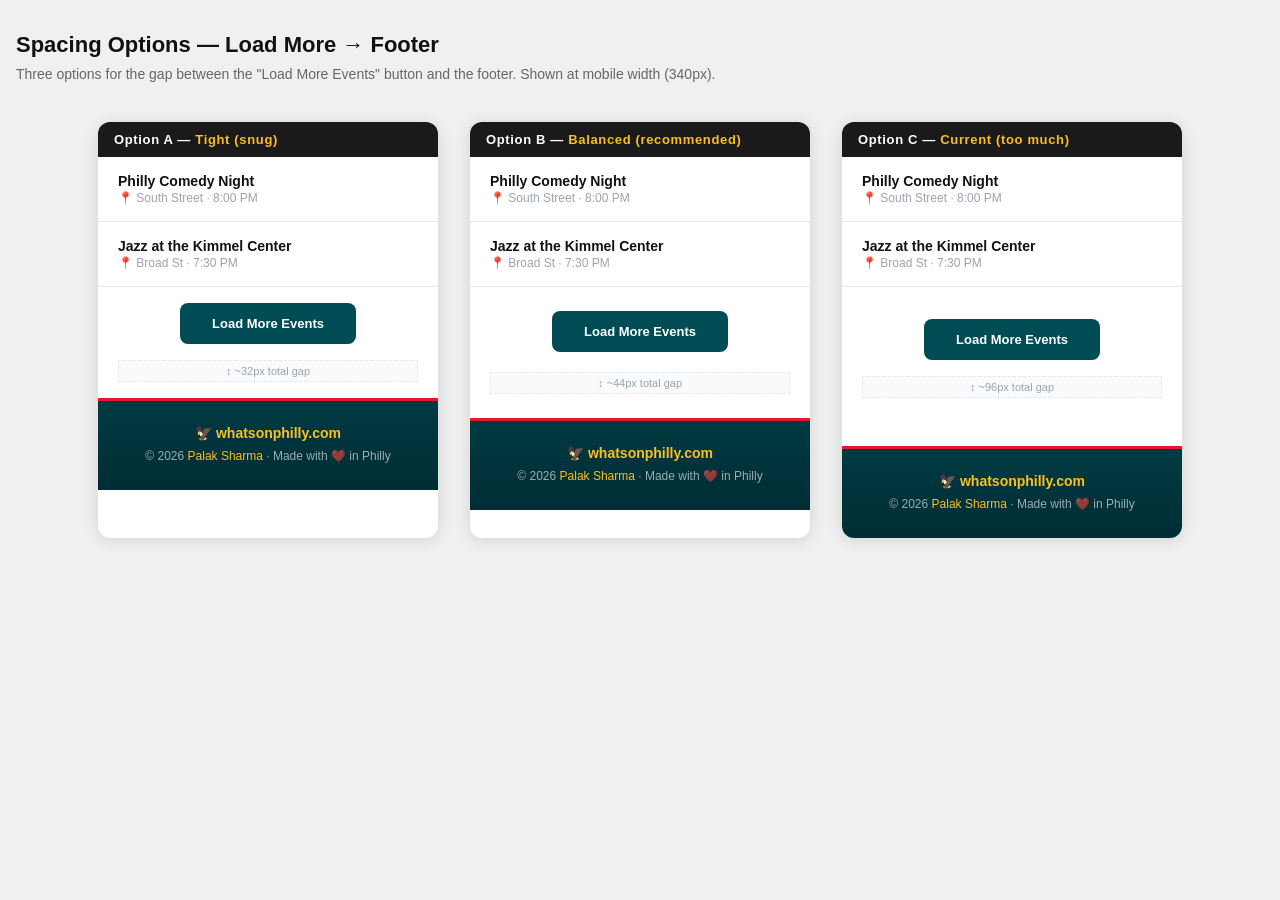
<file: backend/static/mockup-spacing.html>
<!DOCTYPE html>
<html lang="en">
<head>
<meta charset="UTF-8">
<meta name="viewport" content="width=device-width, initial-scale=1.0">
<title>Spacing Mockup</title>
<style>
  * { box-sizing: border-box; margin: 0; padding: 0; }
  body { font-family: -apple-system, BlinkMacSystemFont, 'Segoe UI', sans-serif; background: #f0f0f0; padding: 32px 16px; }

  h1 { font-size: 22px; font-weight: 700; color: #111; margin-bottom: 8px; }
  p.desc { font-size: 14px; color: #666; margin-bottom: 40px; }

  .options { display: flex; gap: 32px; flex-wrap: wrap; justify-content: center; }

  .option { background: white; border-radius: 12px; overflow: hidden; box-shadow: 0 2px 16px rgba(0,0,0,0.12); width: 340px; }
  .option-label { background: #1a1a1a; color: white; font-size: 13px; font-weight: 700; padding: 10px 16px; letter-spacing: 0.05em; }
  .option-label span { color: #fbbf24; }

  /* Simulated event row */
  .event-row { padding: 16px 20px; border-bottom: 1px solid #e5e7eb; background: white; }
  .event-title { font-weight: 600; font-size: 14px; color: #111; }
  .event-meta { font-size: 12px; color: #9ca3af; margin-top: 2px; }

  /* Load more button */
  .load-more-btn {
    display: block;
    margin: 0 auto;
    background: #004C54;
    color: white;
    padding: 13px 32px;
    border-radius: 8px;
    font-size: 13px;
    font-weight: 700;
    border: none;
    cursor: pointer;
  }

  /* Footer */
  .site-footer {
    background: linear-gradient(180deg, #003a42 0%, #002d35 100%);
    color: rgba(255,255,255,0.75);
    text-align: center;
    font-size: 12px;
    border-top: 3px solid #E81828;
    padding: 24px 20px;
  }
  .footer-brand { color: white; font-weight: 700; font-size: 14px; margin-bottom: 6px; }
  .footer-brand a { color: #fbbf24; text-decoration: none; }
  .footer-sub { color: rgba(255,255,255,0.6); font-size: 12px; line-height: 1.6; }
  .footer-sub a { color: #fbbf24; text-decoration: none; }

  /* Option A — Tight (current is too much, this is snug) */
  .option-a .load-more-wrapper { padding: 16px 16px 16px; }
  .option-a .site-footer { margin-top: 16px; }

  /* Option B — Balanced */
  .option-b .load-more-wrapper { padding: 24px 16px 20px; }
  .option-b .site-footer { margin-top: 24px; }

  /* Option C — Current (too much) */
  .option-c .load-more-wrapper { padding: 32px 16px 16px; }
  .option-c .site-footer { margin-top: 48px; }

  .gap-label {
    text-align: center;
    font-size: 11px;
    color: #9ca3af;
    padding: 4px 0;
    background: #f9fafb;
    border: 1px dashed #e5e7eb;
    margin: 0 20px;
  }
</style>
</head>
<body>

<h1>Spacing Options — Load More → Footer</h1>
<p class="desc">Three options for the gap between the "Load More Events" button and the footer. Shown at mobile width (340px).</p>

<div class="options">

  <!-- Option A: Tight -->
  <div class="option option-a">
    <div class="option-label">Option A — <span>Tight (snug)</span></div>
    <div class="event-row"><div class="event-title">Philly Comedy Night</div><div class="event-meta">📍 South Street · 8:00 PM</div></div>
    <div class="event-row"><div class="event-title">Jazz at the Kimmel Center</div><div class="event-meta">📍 Broad St · 7:30 PM</div></div>
    <div class="load-more-wrapper">
      <button class="load-more-btn">Load More Events</button>
    </div>
    <div class="gap-label">↕ ~32px total gap</div>
    <div class="site-footer">
      <div class="footer-brand">🦅 <a href="#">whatsonphilly.com</a></div>
      <div class="footer-sub">© 2026 <a href="#">Palak Sharma</a> · Made with ❤️ in Philly</div>
    </div>
  </div>

  <!-- Option B: Balanced -->
  <div class="option option-b">
    <div class="option-label">Option B — <span>Balanced (recommended)</span></div>
    <div class="event-row"><div class="event-title">Philly Comedy Night</div><div class="event-meta">📍 South Street · 8:00 PM</div></div>
    <div class="event-row"><div class="event-title">Jazz at the Kimmel Center</div><div class="event-meta">📍 Broad St · 7:30 PM</div></div>
    <div class="load-more-wrapper">
      <button class="load-more-btn">Load More Events</button>
    </div>
    <div class="gap-label">↕ ~44px total gap</div>
    <div class="site-footer">
      <div class="footer-brand">🦅 <a href="#">whatsonphilly.com</a></div>
      <div class="footer-sub">© 2026 <a href="#">Palak Sharma</a> · Made with ❤️ in Philly</div>
    </div>
  </div>

  <!-- Option C: Current -->
  <div class="option option-c">
    <div class="option-label">Option C — <span>Current (too much)</span></div>
    <div class="event-row"><div class="event-title">Philly Comedy Night</div><div class="event-meta">📍 South Street · 8:00 PM</div></div>
    <div class="event-row"><div class="event-title">Jazz at the Kimmel Center</div><div class="event-meta">📍 Broad St · 7:30 PM</div></div>
    <div class="load-more-wrapper">
      <button class="load-more-btn">Load More Events</button>
    </div>
    <div class="gap-label">↕ ~96px total gap</div>
    <div class="site-footer">
      <div class="footer-brand">🦅 <a href="#">whatsonphilly.com</a></div>
      <div class="footer-sub">© 2026 <a href="#">Palak Sharma</a> · Made with ❤️ in Philly</div>
    </div>
  </div>

</div>
</body>
</html>
</file>
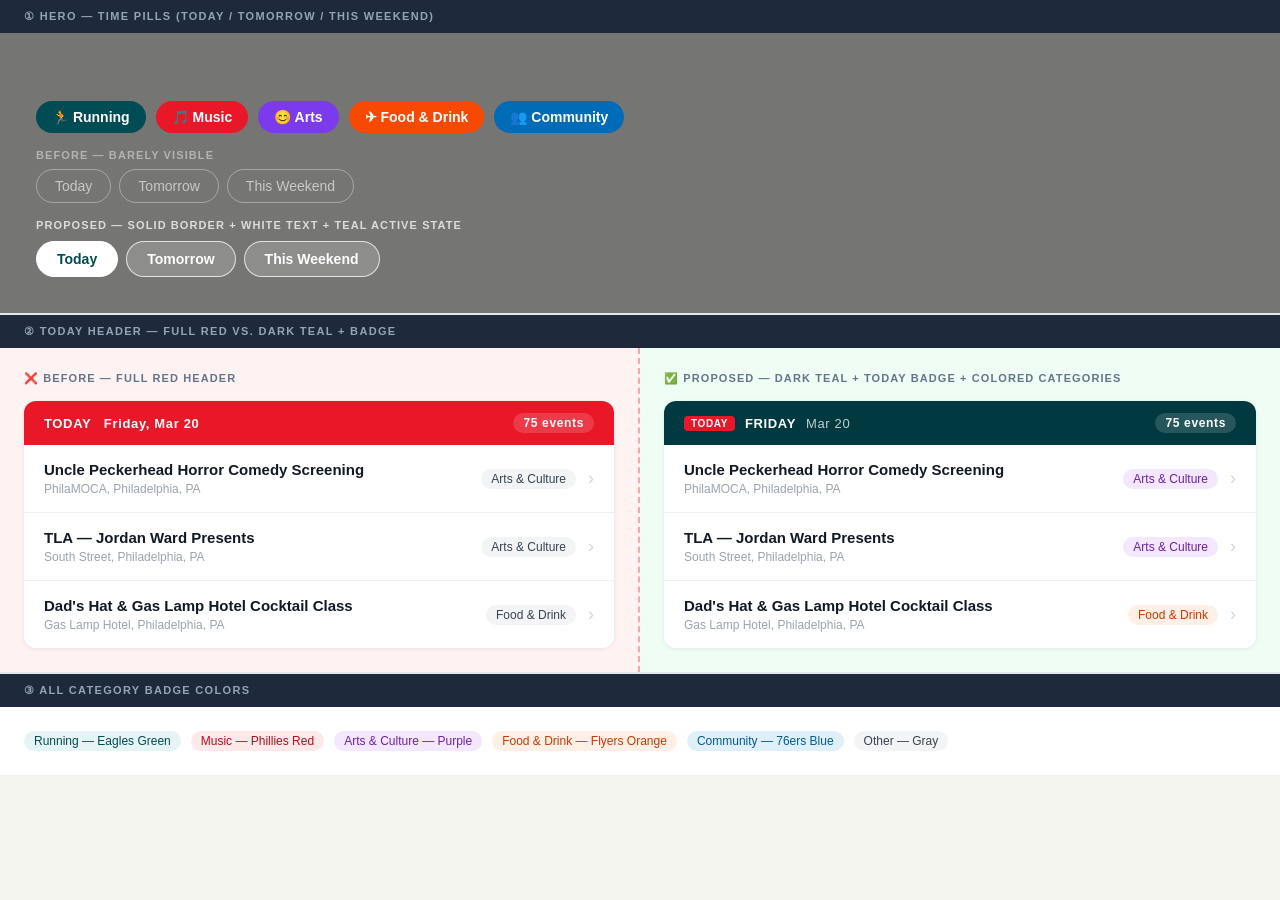
<file: backend/static/mockup-visual-v2.html>
<!DOCTYPE html>
<html lang="en">
<head>
<meta charset="UTF-8">
<meta name="viewport" content="width=device-width, initial-scale=1.0">
<title>Visual Mockup — What's On Philly</title>
<style>
  * { box-sizing: border-box; margin: 0; padding: 0; }
  body { font-family: -apple-system, BlinkMacSystemFont, 'Segoe UI', sans-serif; background: #f5f5f0; }

  /* ── SECTION LABELS ── */
  .section-label {
    background: #1e293b; color: #94a3b8; font-size: 11px; font-weight: 700;
    letter-spacing: 0.12em; text-transform: uppercase; padding: 10px 24px;
  }
  .divider { height: 2px; background: #e2e8f0; }

  /* ══════════════════════════════════════════
     HERO SECTION — TIME PILLS
  ══════════════════════════════════════════ */
  .hero {
    background: linear-gradient(rgba(0,0,0,0.52), rgba(0,0,0,0.52)),
                url('https://upload.wikimedia.org/wikipedia/commons/thumb/5/5e/Philadelphia_skyline_from_south_street_bridge_in_2019.jpg/1280px-Philadelphia_skyline_from_south_street_bridge_in_2019.jpg') center/cover;
    padding: 40px 36px 36px;
    color: white;
    min-height: 280px;
    display: flex;
    flex-direction: column;
    justify-content: flex-end;
    gap: 16px;
  }

  /* Category pills — already look good, kept same */
  .cat-pills { display: flex; gap: 10px; flex-wrap: wrap; }
  .cat-pill {
    display: inline-flex; align-items: center; gap: 6px;
    padding: 8px 16px; border-radius: 100px;
    font-size: 14px; font-weight: 600; cursor: pointer;
  }
  .cat-pill.running    { background: #004C54; color: white; } /* Eagles midnight green */
  .cat-pill.music      { background: #E81828; color: white; } /* Phillies red */
  .cat-pill.arts       { background: #7c3aed; color: white; } /* Purple — arts/culture */
  .cat-pill.food       { background: #F74902; color: white; } /* Flyers orange */
  .cat-pill.community  { background: #006BB6; color: white; } /* 76ers blue */

  /* ── BEFORE: time pills (current — barely visible) ── */
  .time-section { }
  .time-label-before {
    font-size: 11px; font-weight: 700; letter-spacing: 0.1em;
    color: rgba(255,255,255,0.45); text-transform: uppercase; margin-bottom: 8px;
  }
  .time-pills-before { display: flex; gap: 8px; }
  .time-pill-before {
    padding: 8px 18px; border-radius: 100px;
    border: 1.5px solid rgba(255,255,255,0.35);
    color: rgba(255,255,255,0.6);
    font-size: 14px; font-weight: 500; cursor: pointer;
  }

  /* ── AFTER: time pills (proposed — solid white with teal active) ── */
  .time-label-after {
    font-size: 11px; font-weight: 700; letter-spacing: 0.1em;
    color: rgba(255,255,255,0.75); text-transform: uppercase; margin-bottom: 10px;
  }
  .time-pills-after { display: flex; gap: 8px; flex-wrap: wrap; }
  .time-pill-after {
    padding: 9px 20px; border-radius: 100px;
    background: rgba(255,255,255,0.18);
    backdrop-filter: blur(4px);
    border: 1.5px solid rgba(255,255,255,0.75);
    color: white;
    font-size: 14px; font-weight: 600; cursor: pointer;
    transition: all 0.15s;
  }
  .time-pill-after.active {
    background: white;
    color: #004C54;
    border-color: white;
    font-weight: 700;
  }

  /* ══════════════════════════════════════════
     EVENTS SECTION — TODAY HEADER
  ══════════════════════════════════════════ */
  .events-wrap { background: #f5f5f0; padding: 24px; }
  .events-card { max-width: 860px; margin: 0 auto; border-radius: 12px; overflow: hidden; box-shadow: 0 1px 4px rgba(0,0,0,0.08); }

  /* ── BEFORE: full red header ── */
  .day-header-before {
    background: #E81828; color: white;
    padding: 12px 20px;
    display: flex; justify-content: space-between; align-items: center;
    font-size: 13px; font-weight: 700; letter-spacing: 0.05em;
  }
  /* ── AFTER: dark teal + red TODAY badge ── */
  .day-header-after {
    background: #003940; color: white;
    padding: 12px 20px;
    display: flex; justify-content: space-between; align-items: center;
    font-size: 13px; font-weight: 700; letter-spacing: 0.05em;
  }
  .day-header-left { display: flex; align-items: center; gap: 10px; }
  .today-badge {
    background: #E81828; color: white;
    font-size: 10px; font-weight: 800;
    padding: 2px 7px; border-radius: 4px;
    letter-spacing: 0.06em;
  }
  .day-date { opacity: 0.75; font-weight: 400; }
  .day-count { font-size: 12px; background: rgba(255,255,255,0.15); padding: 3px 10px; border-radius: 20px; }

  /* ── EVENT ROWS ── */
  .event-row {
    background: white; padding: 16px 20px;
    border-bottom: 1px solid #f0f0ec;
    display: flex; align-items: center; gap: 12px;
  }
  .event-row:last-child { border-bottom: none; }
  .event-details { flex: 1; }
  .event-title { font-size: 15px; font-weight: 600; color: #111827; margin-bottom: 4px; }
  .event-meta { font-size: 12px; color: #9ca3af; }
  .chevron { color: #d1d5db; font-size: 18px; }

  /* ── BEFORE: all gray badges ── */
  .badge-before {
    display: inline-flex; align-items: center;
    padding: 3px 10px; border-radius: 20px;
    font-size: 12px; font-weight: 500;
    background: #f3f4f6; color: #374151;
    white-space: nowrap;
  }
  /* ── AFTER: colored badges ── */
  /* Event row badges — light tint of Philly team color */
  .badge-run     { background: #e6f4f5; color: #004C54; padding: 3px 10px; border-radius: 20px; font-size: 12px; font-weight: 500; white-space: nowrap; } /* Eagles green */
  .badge-music   { background: #fde8ea; color: #b0101e; padding: 3px 10px; border-radius: 20px; font-size: 12px; font-weight: 500; white-space: nowrap; } /* Phillies red */
  .badge-arts    { background: #f3e8ff; color: #6b21a8; padding: 3px 10px; border-radius: 20px; font-size: 12px; font-weight: 500; white-space: nowrap; } /* Purple */
  .badge-food    { background: #fef0e6; color: #c43b00; padding: 3px 10px; border-radius: 20px; font-size: 12px; font-weight: 500; white-space: nowrap; } /* Flyers orange */
  .badge-comm    { background: #e0f0fb; color: #005a99; padding: 3px 10px; border-radius: 20px; font-size: 12px; font-weight: 500; white-space: nowrap; } /* 76ers blue */

  /* ── LAYOUT ── */
  .two-col { display: grid; grid-template-columns: 1fr 1fr; gap: 0; }
  .col { padding: 24px; }
  .col-label { font-size: 11px; font-weight: 700; letter-spacing: 0.1em; text-transform: uppercase; color: #64748b; margin-bottom: 16px; }
  .col-before { background: #fef2f2; border-right: 2px dashed #fca5a5; }
  .col-after  { background: #f0fdf4; }
</style>
</head>
<body>

<!-- ══════════════════════════════════ -->
<div class="section-label">① HERO — TIME PILLS (Today / Tomorrow / This Weekend)</div>
<!-- ══════════════════════════════════ -->

<!-- BEFORE -->
<div class="hero">
  <div class="cat-pills">
    <div class="cat-pill running">🏃 Running</div>
    <div class="cat-pill music">🎵 Music</div>
    <div class="cat-pill arts">😊 Arts</div>
    <div class="cat-pill food">✈ Food &amp; Drink</div>
    <div class="cat-pill community">👥 Community</div>
  </div>
  <div>
    <div class="time-label-before">BEFORE — barely visible</div>
    <div class="time-pills-before">
      <div class="time-pill-before">Today</div>
      <div class="time-pill-before">Tomorrow</div>
      <div class="time-pill-before">This Weekend</div>
    </div>
  </div>
  <div>
    <div class="time-label-after">PROPOSED — solid border + white text + teal active state</div>
    <div class="time-pills-after">
      <div class="time-pill-after active">Today</div>
      <div class="time-pill-after">Tomorrow</div>
      <div class="time-pill-after">This Weekend</div>
    </div>
  </div>
</div>

<div class="divider"></div>

<!-- ══════════════════════════════════ -->
<div class="section-label">② TODAY HEADER — full red vs. dark teal + badge</div>
<!-- ══════════════════════════════════ -->

<div class="two-col">
  <div class="col col-before">
    <div class="col-label">❌ Before — full red header</div>
    <div class="events-card">
      <div class="day-header-before">
        <span>TODAY &nbsp; Friday, Mar 20</span>
        <span class="day-count">75 events</span>
      </div>
      <div class="event-row">
        <div class="event-details">
          <div class="event-title">Uncle Peckerhead Horror Comedy Screening</div>
          <div class="event-meta">PhilaMOCA, Philadelphia, PA</div>
        </div>
        <span class="badge-before">Arts &amp; Culture</span>
        <span class="chevron">›</span>
      </div>
      <div class="event-row">
        <div class="event-details">
          <div class="event-title">TLA — Jordan Ward Presents</div>
          <div class="event-meta">South Street, Philadelphia, PA</div>
        </div>
        <span class="badge-before">Arts &amp; Culture</span>
        <span class="chevron">›</span>
      </div>
      <div class="event-row">
        <div class="event-details">
          <div class="event-title">Dad's Hat &amp; Gas Lamp Hotel Cocktail Class</div>
          <div class="event-meta">Gas Lamp Hotel, Philadelphia, PA</div>
        </div>
        <span class="badge-before">Food &amp; Drink</span>
        <span class="chevron">›</span>
      </div>
    </div>
  </div>

  <div class="col col-after">
    <div class="col-label">✅ Proposed — dark teal + TODAY badge + colored categories</div>
    <div class="events-card">
      <div class="day-header-after">
        <div class="day-header-left">
          <span class="today-badge">TODAY</span>
          <span>FRIDAY</span>
          <span class="day-date">Mar 20</span>
        </div>
        <span class="day-count">75 events</span>
      </div>
      <div class="event-row">
        <div class="event-details">
          <div class="event-title">Uncle Peckerhead Horror Comedy Screening</div>
          <div class="event-meta">PhilaMOCA, Philadelphia, PA</div>
        </div>
        <span class="badge-arts">Arts &amp; Culture</span>
        <span class="chevron">›</span>
      </div>
      <div class="event-row">
        <div class="event-details">
          <div class="event-title">TLA — Jordan Ward Presents</div>
          <div class="event-meta">South Street, Philadelphia, PA</div>
        </div>
        <span class="badge-arts">Arts &amp; Culture</span>
        <span class="chevron">›</span>
      </div>
      <div class="event-row">
        <div class="event-details">
          <div class="event-title">Dad's Hat &amp; Gas Lamp Hotel Cocktail Class</div>
          <div class="event-meta">Gas Lamp Hotel, Philadelphia, PA</div>
        </div>
        <span class="badge-food">Food &amp; Drink</span>
        <span class="chevron">›</span>
      </div>
    </div>
  </div>
</div>

<div class="divider"></div>

<!-- ══════════════════════════════════ -->
<div class="section-label">③ ALL CATEGORY BADGE COLORS</div>
<!-- ══════════════════════════════════ -->
<div style="background:white; padding: 24px; display:flex; gap:10px; flex-wrap:wrap; align-items:center;">
  <span class="badge-run">Running — Eagles Green</span>
  <span class="badge-music">Music — Phillies Red</span>
  <span class="badge-arts">Arts &amp; Culture — Purple</span>
  <span class="badge-food">Food &amp; Drink — Flyers Orange</span>
  <span class="badge-comm">Community — 76ers Blue</span>
  <span class="badge-before">Other — Gray</span>
</div>

</body>
</html>
</file>
